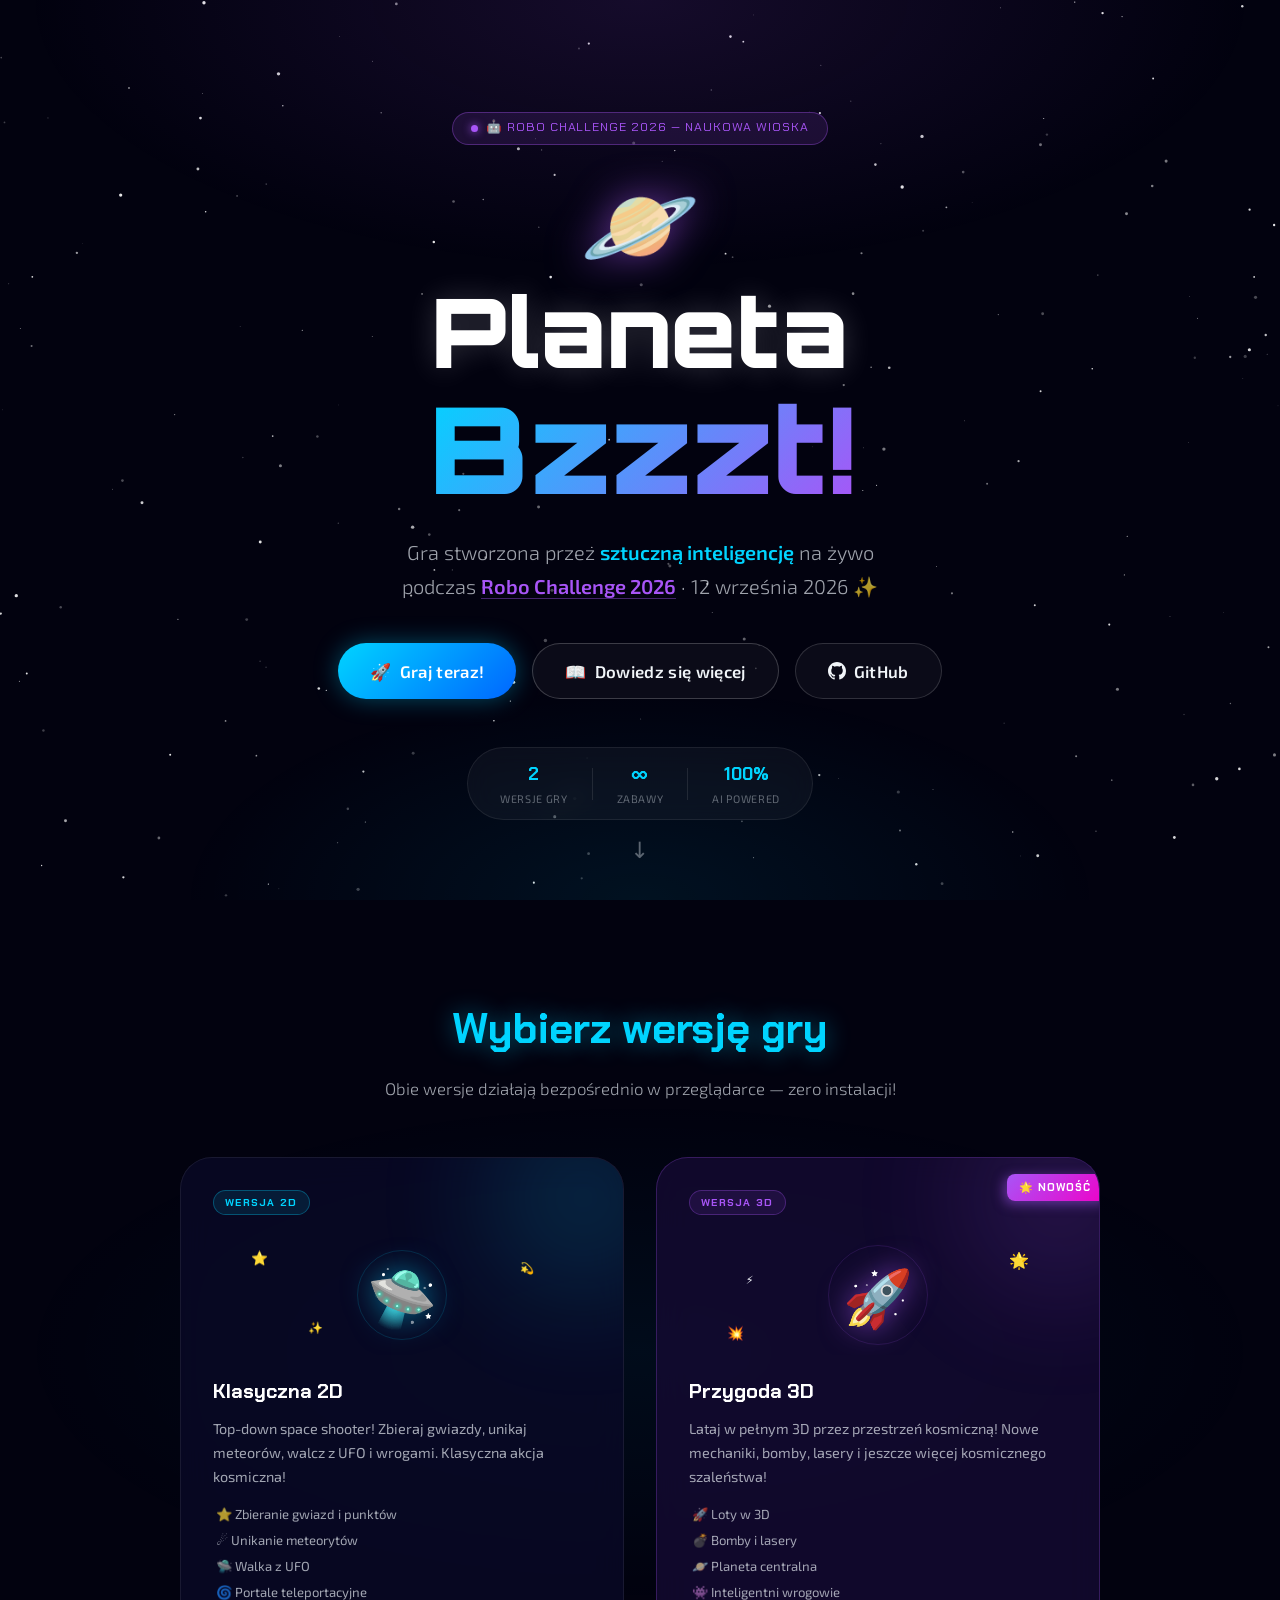
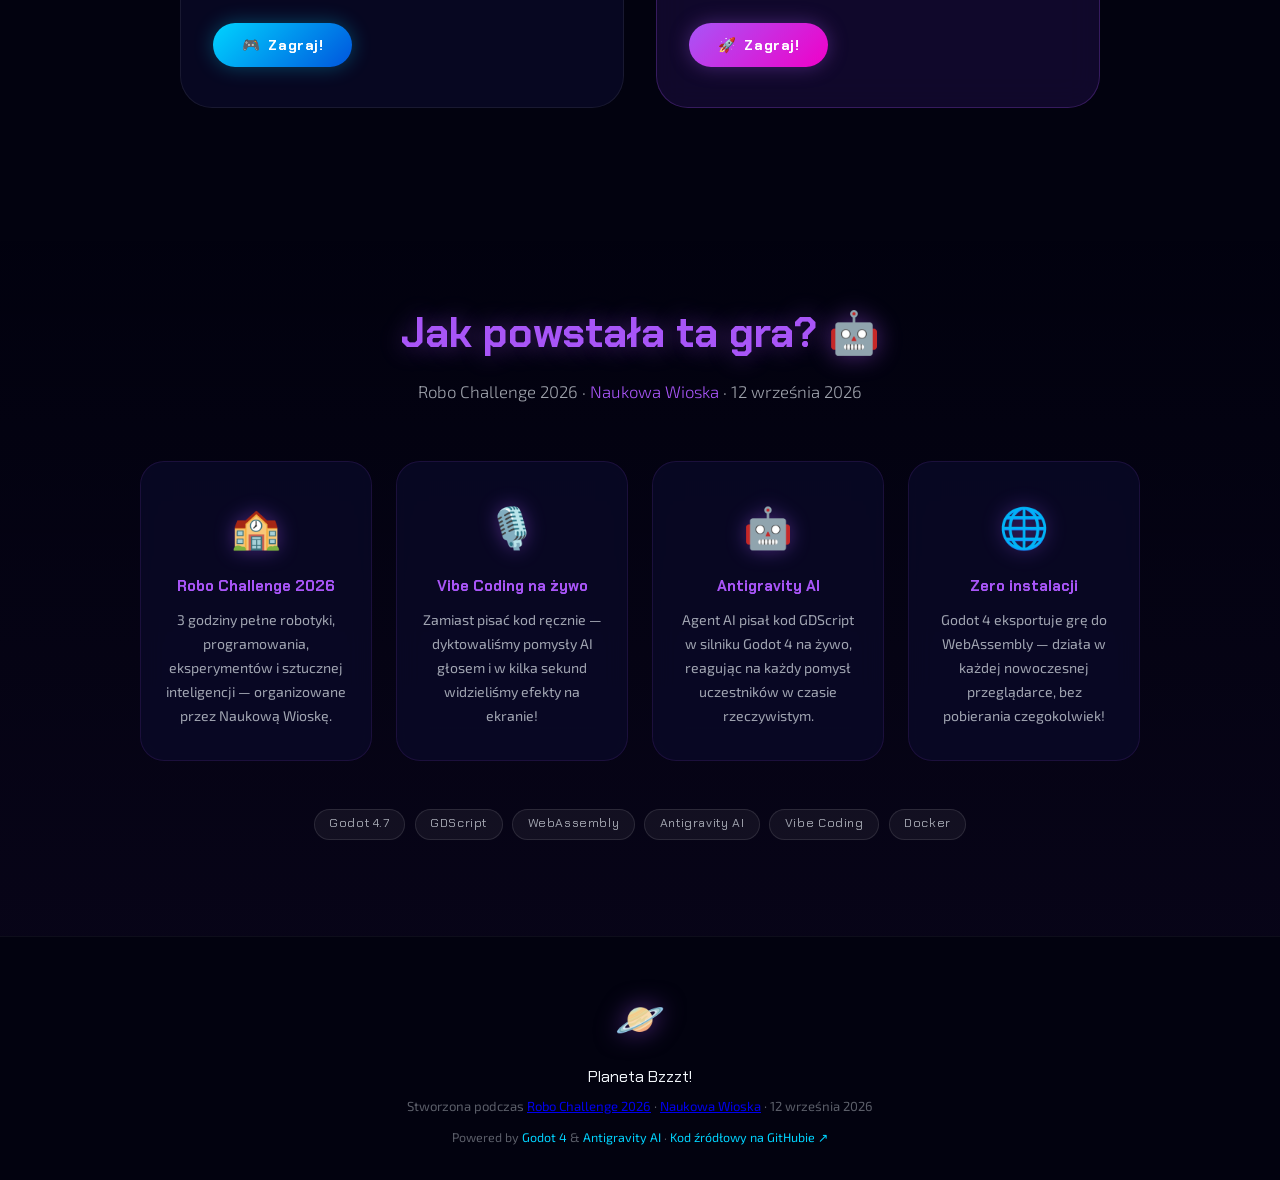
<file: landing/index.html>
<!DOCTYPE html>
<html lang="pl">
<head>
    <meta charset="UTF-8">
    <meta name="viewport" content="width=device-width, initial-scale=1.0">
    <title>Planeta Bzzzt! 🪐</title>
    <meta name="description" content="Gra kosmiczna stworzona przez AI podczas Robo Challenge 2026 — Naukowa Wioska, 12 września 2026!">
    <meta property="og:title" content="Planeta Bzzzt! 🪐 — Robo Challenge 2026">
    <meta property="og:description" content="Gra stworzona przez AI podczas Robo Challenge 2026 organizowanego przez Naukową Wioskę. Graj teraz w przeglądarce — zero instalacji!"
    <link rel="icon" href="data:image/svg+xml,<svg xmlns='http://www.w3.org/2000/svg' viewBox='0 0 100 100'><text y='.9em' font-size='90'>🪐</text></svg>">
    <link rel="preconnect" href="https://fonts.googleapis.com">
    <link rel="preconnect" href="https://fonts.gstatic.com" crossorigin>
    <link href="https://fonts.googleapis.com/css2?family=Chakra+Petch:wght@500;700&family=Exo+2:ital,wght@0,400;0,600;0,700;0,800;1,400&family=Orbitron:wght@700;900&display=swap&subset=latin,latin-ext" rel="stylesheet">
    <link rel="stylesheet" href="style.css">
</head>
<body>

    <!-- Animated starfield canvas -->
    <canvas id="stars-canvas" aria-hidden="true"></canvas>

    <!-- ═══════════════════════════════════════
         HERO SECTION
    ═══════════════════════════════════════ -->
    <section class="hero" aria-label="Strona główna">
        <div class="hero-content">
            <div class="badge">
                <span class="badge-dot"></span>
                🤖 Robo Challenge 2026 — Naukowa Wioska
            </div>

            <h1 class="hero-title">
                <span class="planet-anim" aria-hidden="true">🪐</span>
                <span class="title-planet">Planeta</span>
                <span class="title-bzzzt">Bzzzt!</span>
            </h1>

            <p class="hero-subtitle">
                Gra stworzona przez <strong>sztuczną inteligencję</strong> na żywo<br>
                podczas <a href="https://www.facebook.com/naukowawioska.official/posts/1835639101798852" target="_blank" rel="noopener" class="hero-event-link">Robo Challenge 2026</a> · 12 września 2026 ✨
            </p>

            <div class="hero-ctas">
                <a href="#games" class="btn btn-primary">
                    <span>🚀</span> Graj teraz!
                </a>
                <a href="#about" class="btn btn-secondary">
                    <span>📖</span> Dowiedz się więcej
                </a>
                <a href="https://github.com/mjasin/planeta-bzzzt/tree/prototype-3d" target="_blank" rel="noopener" class="btn btn-github">
                    <svg class="github-icon" viewBox="0 0 24 24" width="18" height="18" fill="currentColor" aria-hidden="true"><path d="M12 0C5.37 0 0 5.37 0 12c0 5.31 3.435 9.795 8.205 11.385.6.105.825-.255.825-.57 0-.285-.015-1.23-.015-2.235-3.015.555-3.795-.735-4.035-1.41-.135-.345-.72-1.41-1.23-1.695-.42-.225-1.02-.78-.015-.795.945-.015 1.62.87 1.845 1.23 1.08 1.815 2.805 1.305 3.495.99.105-.78.42-1.305.765-1.605-2.67-.3-5.46-1.335-5.46-5.925 0-1.305.465-2.385 1.23-3.225-.12-.3-.54-1.53.12-3.18 0 0 1.005-.315 3.3 1.23.96-.27 1.98-.405 3-.405s2.04.135 3 .405c2.295-1.56 3.3-1.23 3.3-1.23.66 1.65.24 2.88.12 3.18.765.84 1.23 1.905 1.23 3.225 0 4.605-2.805 5.625-5.475 5.925.435.375.81 1.095.81 2.22 0 1.605-.015 2.895-.015 3.3 0 .315.225.69.825.57A12.02 12.02 0 0024 12c0-6.63-5.37-12-12-12z"/></svg>
                    GitHub
                </a>
            </div>

            <!-- Stats bar -->
            <div class="stats-bar" aria-label="Statystyki gry">
                <div class="stat">
                    <span class="stat-value">2</span>
                    <span class="stat-label">wersje gry</span>
                </div>
                <div class="stat-divider" aria-hidden="true"></div>
                <div class="stat">
                    <span class="stat-value">∞</span>
                    <span class="stat-label">zabawy</span>
                </div>
                <div class="stat-divider" aria-hidden="true"></div>
                <div class="stat">
                    <span class="stat-value">100%</span>
                    <span class="stat-label">AI powered</span>
                </div>
            </div>
        </div>

        <div class="hero-scroll-hint" aria-hidden="true">
            <span>↓</span>
        </div>
    </section>

    <!-- ═══════════════════════════════════════
         GAMES SECTION
    ═══════════════════════════════════════ -->
    <section id="games" class="games-section" aria-labelledby="games-heading">
        <div class="section-header">
            <h2 id="games-heading" class="section-title">Wybierz wersję gry</h2>
            <p class="section-subtitle">Obie wersje działają bezpośrednio w przeglądarce — zero instalacji!</p>
        </div>

        <div class="games-grid">

            <!-- 2D Card -->
            <article class="game-card" onclick="openGame('2d')" role="button" tabindex="0"
                     aria-label="Zagraj w wersję 2D - Planeta Bzzzt"
                     onkeydown="if(event.key==='Enter'||event.key===' ')openGame('2d')">
                <div class="card-glow card-glow-blue" aria-hidden="true"></div>
                <div class="card-tag card-tag-blue">WERSJA 2D</div>

                <div class="card-visual" aria-hidden="true">
                    <div class="card-planet card-planet-2d">🛸</div>
                    <div class="card-orbit card-orbit-2d"></div>
                    <div class="card-star card-star-1">⭐</div>
                    <div class="card-star card-star-2">💫</div>
                    <div class="card-star card-star-3">✨</div>
                </div>

                <div class="card-body">
                    <h3 class="card-title">Klasyczna 2D</h3>
                    <p class="card-desc">
                        Top-down space shooter! Zbieraj gwiazdy, unikaj meteorów,
                        walcz z UFO i wrogami. Klasyczna akcja kosmiczna!
                    </p>
                    <ul class="card-features" aria-label="Funkcje gry 2D">
                        <li>⭐ Zbieranie gwiazd i punktów</li>
                        <li>☄️ Unikanie meteorytów</li>
                        <li>🛸 Walka z UFO</li>
                        <li>🌀 Portale teleportacyjne</li>
                    </ul>
                </div>

                <button class="play-btn play-btn-blue" onclick="openGame('2d'); event.stopPropagation()">
                    <span>🎮</span> Zagraj!
                </button>
            </article>

            <!-- 3D Card -->
            <article class="game-card game-card-featured" onclick="openGame('3d')" role="button" tabindex="0"
                     aria-label="Zagraj w wersję 3D - Planeta Bzzzt (Polecane)"
                     onkeydown="if(event.key==='Enter'||event.key===' ')openGame('3d')">
                <div class="card-glow card-glow-purple" aria-hidden="true"></div>
                <div class="card-featured-ribbon" aria-label="Nowe">🌟 NOWOŚĆ</div>
                <div class="card-tag card-tag-purple">WERSJA 3D</div>

                <div class="card-visual" aria-hidden="true">
                    <div class="card-planet card-planet-3d">🚀</div>
                    <div class="card-orbit card-orbit-3d"></div>
                    <div class="card-star card-star-4">🌟</div>
                    <div class="card-star card-star-5">💥</div>
                    <div class="card-star card-star-6">⚡</div>
                </div>

                <div class="card-body">
                    <h3 class="card-title">Przygoda 3D</h3>
                    <p class="card-desc">
                        Lataj w pełnym 3D przez przestrzeń kosmiczną! Nowe mechaniki,
                        bomby, lasery i jeszcze więcej kosmicznego szaleństwa!
                    </p>
                    <ul class="card-features" aria-label="Funkcje gry 3D">
                        <li>🚀 Loty w 3D</li>
                        <li>💣 Bomby i lasery</li>
                        <li>🪐 Planeta centralna</li>
                        <li>👾 Inteligentni wrogowie</li>
                    </ul>
                </div>

                <button class="play-btn play-btn-purple" onclick="openGame('3d'); event.stopPropagation()">
                    <span>🚀</span> Zagraj!
                </button>
            </article>

        </div>
    </section>

    <!-- ═══════════════════════════════════════
         HOW IT WAS MADE
    ═══════════════════════════════════════ -->
    <section id="about" class="about-section" aria-labelledby="about-heading">
        <div class="about-content">
            <div class="section-header">
                <h2 id="about-heading" class="section-title section-title-purple">Jak powstała ta gra? 🤖</h2>
                <p class="section-subtitle">
                    Robo Challenge 2026 · <a href="https://www.facebook.com/naukowawioska.official" target="_blank" rel="noopener" style="color:var(--neon-purple);text-decoration:none;">Naukowa Wioska</a> · 12 września 2026
                </p>
            </div>

            <div class="about-grid">
                <div class="about-card">
                    <div class="about-icon" aria-hidden="true">🏫</div>
                    <h3>Robo Challenge 2026</h3>
                    <p>3 godziny pełne robotyki, programowania, eksperymentów i sztucznej inteligencji — organizowane przez Naukową Wioskę.</p>
                </div>
                <div class="about-card">
                    <div class="about-icon" aria-hidden="true">🎙️</div>
                    <h3>Vibe Coding na żywo</h3>
                    <p>Zamiast pisać kod ręcznie — dyktowaliśmy pomysły AI głosem i w kilka sekund widzieliśmy efekty na ekranie!</p>
                </div>
                <div class="about-card">
                    <div class="about-icon" aria-hidden="true">🤖</div>
                    <h3>Antigravity AI</h3>
                    <p>Agent AI pisał kod GDScript w silniku Godot 4 na żywo, reagując na każdy pomysł uczestników w czasie rzeczywistym.</p>
                </div>
                <div class="about-card">
                    <div class="about-icon" aria-hidden="true">🌐</div>
                    <h3>Zero instalacji</h3>
                    <p>Godot 4 eksportuje grę do WebAssembly — działa w każdej nowoczesnej przeglądarce, bez pobierania czegokolwiek!</p>
                </div>
            </div>

            <!-- Tech stack -->
            <div class="tech-stack" aria-label="Użyte technologie">
                <span class="tech-badge">Godot 4.7</span>
                <span class="tech-badge">GDScript</span>
                <span class="tech-badge">WebAssembly</span>
                <span class="tech-badge">Antigravity AI</span>
                <span class="tech-badge">Vibe Coding</span>
                <span class="tech-badge">Docker</span>
            </div>
        </div>
    </section>

    <!-- ═══════════════════════════════════════
         FOOTER
    ═══════════════════════════════════════ -->
    <footer class="site-footer" aria-label="Stopka strony">
        <div class="footer-content">
            <div class="footer-logo" aria-hidden="true">🪐</div>
            <p class="footer-title">Planeta Bzzzt!</p>
            <p class="footer-sub">
                Stworzona podczas
                <a href="https://www.facebook.com/naukowawioska.official/posts/1835639101798852" target="_blank" rel="noopener">Robo Challenge 2026</a>
                &middot; <a href="https://www.facebook.com/naukowawioska.official" target="_blank" rel="noopener">Naukowa Wioska</a>
                &middot; 12 września 2026
            </p>
            <p class="footer-powered">
                Powered by <a href="https://godotengine.org" target="_blank" rel="noopener">Godot 4</a>
                &amp; <a href="https://gemini.google.com" target="_blank" rel="noopener">Antigravity AI</a>
                &middot; <a href="https://github.com/mjasin/planeta-bzzzt/tree/prototype-3d" target="_blank" rel="noopener">Kod źródłowy na GitHubie ↗</a>
            </p>
        </div>
    </footer>

    <!-- ═══════════════════════════════════════
         GAME MODAL
    ═══════════════════════════════════════ -->
    <div id="game-modal" class="modal" role="dialog" aria-modal="true" aria-label="Okno gry">
        <div class="modal-backdrop" onclick="closeGame()" aria-hidden="true"></div>

        <div class="modal-window">
            <!-- Modal header -->
            <div class="modal-header">
                <div class="modal-title-bar">
                    <span class="modal-dot modal-dot-red" aria-hidden="true"></span>
                    <span class="modal-dot modal-dot-yellow" aria-hidden="true"></span>
                    <span class="modal-dot modal-dot-green" aria-hidden="true"></span>
                    <span id="modal-game-title" class="modal-game-name">Planeta Bzzzt!</span>
                </div>
                <div class="modal-controls">
                    <button class="modal-fullscreen-btn" onclick="toggleFullscreen()" aria-label="Pełny ekran" title="Pełny ekran">
                        ⛶
                    </button>
                    <button class="modal-close-btn" onclick="closeGame()" aria-label="Zamknij grę">
                        ✕ Zamknij
                    </button>
                </div>
            </div>

            <!-- Game area -->
            <div class="modal-game-area" id="modal-game-area">
                <!-- Loading overlay -->
                <div class="game-loader" id="game-loader" aria-live="polite" aria-label="Ładowanie gry">
                    <div class="loader-rocket" aria-hidden="true">🚀</div>
                    <p class="loader-text">Ładowanie gry…</p>
                    <div class="loader-bar" aria-hidden="true">
                        <div class="loader-bar-fill"></div>
                    </div>
                    <p class="loader-hint">WebAssembly — pierwsze uruchomienie może chwilę potrwać ⏳</p>
                </div>

                <!-- Game iframe -->
                <iframe
                    id="game-frame"
                    title="Planeta Bzzzt! — gra"
                    allow="autoplay; fullscreen; gamepad"
                ></iframe>
            </div>
        </div>
    </div>

    <script>
    // ─────────────────────────────────────────
    // STARFIELD CANVAS
    // ─────────────────────────────────────────
    (function () {
        const canvas = document.getElementById('stars-canvas');
        const ctx = canvas.getContext('2d');
        let stars = [];

        function resize() {
            canvas.width  = window.innerWidth;
            canvas.height = window.innerHeight;
        }

        function initStars(n = 220) {
            stars = Array.from({ length: n }, () => ({
                x:       Math.random() * canvas.width,
                y:       Math.random() * canvas.height,
                r:       Math.random() * 1.4 + 0.3,
                alpha:   Math.random(),
                phase:   Math.random() * Math.PI * 2,
                speed:   Math.random() * 0.015 + 0.005,
                drift:   (Math.random() - 0.5) * 0.06,
            }));
        }

        function draw() {
            ctx.clearRect(0, 0, canvas.width, canvas.height);
            const now = performance.now() * 0.001;
            stars.forEach(s => {
                s.alpha = 0.25 + 0.75 * (0.5 + 0.5 * Math.sin(now * s.speed * 6 + s.phase));
                s.x = (s.x + s.drift + canvas.width) % canvas.width;
                ctx.globalAlpha = s.alpha;
                ctx.fillStyle = '#fff';
                ctx.beginPath();
                ctx.arc(s.x, s.y, s.r, 0, Math.PI * 2);
                ctx.fill();
            });
            ctx.globalAlpha = 1;
            requestAnimationFrame(draw);
        }

        window.addEventListener('resize', () => { resize(); initStars(); });
        resize();
        initStars();
        draw();
    })();

    // ─────────────────────────────────────────
    // GAME MODAL
    // ─────────────────────────────────────────
    const GAME_NAMES = {
        '2d': '🛸 Planeta Bzzzt! — Wersja 2D',
        '3d': '🚀 Planeta Bzzzt! — Wersja 3D',
    };

    const frame  = document.getElementById('game-frame');
    const modal  = document.getElementById('game-modal');
    const loader = document.getElementById('game-loader');

    // Detect touch/mobile: coarse pointer, touch points, or mobile user agent
    function isTouchDevice() {
        return (
            (window.matchMedia && window.matchMedia('(hover: none) and (pointer: coarse)').matches) ||
            (navigator.maxTouchPoints && navigator.maxTouchPoints > 0) ||
            ('ontouchstart' in window) ||
            /iPhone|iPad|iPod|Android/i.test(navigator.userAgent)
        );
    }

    // Wire up load event — not inline, so function is always defined first
    frame.addEventListener('load', function () {
        if (!frame.src || frame.src === 'about:blank' || frame.src === window.location.href) return;
        loader.style.display = 'none';
        frame.style.opacity  = '1';
    });

    function openGame(version) {
        // On mobile: open directly in new tab — best UX for Godot touch input
        if (isTouchDevice()) {
            window.open(`/game/${version}/index.html`, '_blank', 'noopener');
            return;
        }

        // Desktop: iframe modal
        const title = document.getElementById('modal-game-title');
        title.textContent    = GAME_NAMES[version] || 'Planeta Bzzzt!';
        loader.style.display = 'flex';
        frame.style.opacity  = '0';
        frame.src            = `/game/${version}/index.html`;

        modal.classList.add('active');
        document.body.style.overflow = 'hidden';
        modal.focus();
    }

    function closeGame() {
        modal.classList.remove('active');
        setTimeout(() => {
            frame.src = 'about:blank';
            loader.style.display = 'flex';
            frame.style.opacity  = '0';
        }, 300);
        document.body.style.overflow = '';
    }

    function toggleFullscreen() {
        const area = document.getElementById('modal-game-area');
        if (!document.fullscreenElement) {
            area.requestFullscreen().catch(err => console.warn('Fullscreen:', err));
        } else {
            document.exitFullscreen();
        }
    }

    // Expose to inline onclick handlers in HTML
    window.openGame         = openGame;
    window.closeGame        = closeGame;
    window.toggleFullscreen = toggleFullscreen;

    // Close on Escape
    document.addEventListener('keydown', e => {
        if (e.key === 'Escape') closeGame();
    });

    // Update play button labels on mobile
    if (isTouchDevice()) {
        document.querySelectorAll('.play-btn').forEach(btn => {
            btn.innerHTML = btn.innerHTML.replace('Zagraj!', 'Zagraj! 🔗');
            btn.setAttribute('title', 'Otworzy grę w nowej karcie');
        });
    }


    // Smooth scroll for anchor links
    document.querySelectorAll('a[href^="#"]').forEach(a => {
        a.addEventListener('click', e => {
            e.preventDefault();
            const target = document.querySelector(a.getAttribute('href'));
            if (target) target.scrollIntoView({ behavior: 'smooth' });
        });
    });
    </script>
</body>
</html>
</file>
<file: landing/style.css>
/* ═══════════════════════════════════════════════
   PLANETA BZZZT! — Landing Page Styles
   Space theme: dark cosmos + neon accents
   ═══════════════════════════════════════════════ */

/* ── Custom Properties ─────────────────────── */
:root {
    --space-black:  #02020f;
    --space-deep:   #07071a;
    --space-mid:    #0d0d2b;
    --space-light:  #12123a;

    --neon-blue:    #00d4ff;
    --neon-purple:  #a855f7;
    --neon-pink:    #f000c8;
    --neon-green:   #39ff14;
    --neon-yellow:  #ffea00;

    --text-primary:   #f1f5f9;
    --text-secondary: rgba(226, 232, 240, 0.7);
    --text-muted:     rgba(226, 232, 240, 0.4);

    --card-bg:     rgba(10, 10, 40, 0.75);
    --card-border: rgba(255, 255, 255, 0.07);

    --radius-sm:  0.5rem;
    --radius-md:  1rem;
    --radius-lg:  1.5rem;
    --radius-xl:  2rem;
    --radius-full: 999px;

    --transition-fast: 0.18s ease;
    --transition-mid:  0.3s ease;
    --transition-slow: 0.5s ease;

    /* Chakra Petch & Exo 2 offer futuristic sci-fi aesthetic with full Polish character support (ę, ą, ś, ć, ż, ź, ń, ó, ł) */
    --font-display: 'Chakra Petch', 'Orbitron', system-ui, sans-serif;
    --font-body:    'Exo 2', system-ui, -apple-system, sans-serif;
}

/* ── Reset & Base ───────────────────────────── */
*, *::before, *::after {
    margin: 0;
    padding: 0;
    box-sizing: border-box;
}

html {
    scroll-behavior: smooth;
    font-size: 16px;
}

body {
    font-family: var(--font-body);
    background: var(--space-black);
    color: var(--text-primary);
    overflow-x: hidden;
    line-height: 1.6;
}

/* ── Starfield Canvas ───────────────────────── */
#stars-canvas {
    position: fixed;
    inset: 0;
    z-index: 0;
    pointer-events: none;
    opacity: 0.9;
}

/* ── Section Shared Styles ──────────────────── */
section {
    position: relative;
    z-index: 1;
}

.section-header {
    text-align: center;
    margin-bottom: 3.5rem;
}

.section-title {
    font-family: var(--font-display);
    font-size: clamp(1.6rem, 4vw, 2.6rem);
    font-weight: 700;
    color: var(--neon-blue);
    text-shadow: 0 0 25px rgba(0, 212, 255, 0.45);
    margin-bottom: 0.75rem;
}

.section-title-purple {
    color: var(--neon-purple);
    text-shadow: 0 0 25px rgba(168, 85, 247, 0.45);
}

.section-subtitle {
    font-size: 1.05rem;
    color: var(--text-secondary);
    font-weight: 300;
}

/* ── Buttons ────────────────────────────────── */
.btn {
    display: inline-flex;
    align-items: center;
    gap: 0.5rem;
    padding: 0.85rem 2rem;
    border-radius: var(--radius-full);
    font-family: var(--font-body);
    font-size: 1.05rem;
    font-weight: 600;
    letter-spacing: 0.02em;
    text-decoration: none;
    transition: all var(--transition-mid);
    cursor: pointer;
    border: none;
    white-space: nowrap;
}

.btn-primary {
    background: linear-gradient(135deg, var(--neon-blue), #0066ff);
    color: #fff;
    box-shadow: 0 0 25px rgba(0, 212, 255, 0.35);
}
.btn-primary:hover,
.btn-primary:focus-visible {
    transform: translateY(-3px) scale(1.04);
    box-shadow: 0 0 45px rgba(0, 212, 255, 0.6);
    outline: none;
}

.btn-secondary {
    background: rgba(255, 255, 255, 0.04);
    color: var(--text-primary);
    border: 1px solid rgba(255, 255, 255, 0.2);
}
.btn-secondary:hover,
.btn-secondary:focus-visible {
    border-color: rgba(255, 255, 255, 0.6);
    background: rgba(255, 255, 255, 0.1);
    transform: translateY(-2px);
    outline: none;
}

.btn-github {
    background: rgba(255, 255, 255, 0.04);
    color: var(--text-primary);
    border: 1px solid rgba(255, 255, 255, 0.15);
}
.btn-github:hover,
.btn-github:focus-visible {
    border-color: var(--neon-purple);
    background: rgba(168, 85, 247, 0.15);
    color: #fff;
    transform: translateY(-2px);
    box-shadow: 0 0 20px rgba(168, 85, 247, 0.3);
    outline: none;
}
.github-icon {
    flex-shrink: 0;
}

/* ════════════════════════════════════════════
   HERO SECTION
   ════════════════════════════════════════════ */
.hero {
    min-height: 100vh;
    display: flex;
    flex-direction: column;
    align-items: center;
    justify-content: center;
    text-align: center;
    padding: 6rem 1.5rem 4rem;
    background:
        radial-gradient(ellipse 80% 50% at 50% 0%,   rgba(168, 85, 247, 0.12) 0%, transparent 60%),
        radial-gradient(ellipse 60% 40% at 50% 100%, rgba(0, 212, 255, 0.08)  0%, transparent 60%);
}

.hero-content {
    max-width: 760px;
    width: 100%;
}

/* Badge */
.badge {
    display: inline-flex;
    align-items: center;
    gap: 0.5rem;
    background: rgba(168, 85, 247, 0.12);
    border: 1px solid rgba(168, 85, 247, 0.35);
    color: var(--neon-purple);
    padding: 0.35rem 1.1rem;
    border-radius: var(--radius-full);
    font-size: 0.78rem;
    font-family: var(--font-display);
    letter-spacing: 0.08em;
    text-transform: uppercase;
    margin-bottom: 2rem;
}

.badge-dot {
    width: 7px;
    height: 7px;
    border-radius: 50%;
    background: var(--neon-purple);
    box-shadow: 0 0 8px var(--neon-purple);
    animation: pulse-dot 1.8s ease-in-out infinite;
}

@keyframes pulse-dot {
    0%, 100% { opacity: 1; transform: scale(1); }
    50%       { opacity: 0.4; transform: scale(0.7); }
}

/* Hero Title */
.hero-title {
    font-family: var(--font-display);
    font-weight: 900;
    line-height: 1.05;
    margin-bottom: 1.5rem;
    display: flex;
    flex-direction: column;
    align-items: center;
    gap: 0.2rem;
}

.planet-anim {
    font-size: clamp(3.5rem, 10vw, 6rem);
    display: block;
    animation: float 3.5s ease-in-out infinite;
    filter: drop-shadow(0 0 20px rgba(168, 85, 247, 0.6));
}

@keyframes float {
    0%, 100% { transform: translateY(0)     rotate(-5deg); }
    50%       { transform: translateY(-18px) rotate(5deg);  }
}

.title-planet {
    font-family: 'Orbitron', var(--font-display);
    font-size: clamp(2.8rem, 9vw, 6rem);
    color: #fff;
    text-shadow: 0 0 30px rgba(255, 255, 255, 0.2);
}

.title-bzzzt {
    font-family: 'Orbitron', var(--font-display);
    font-size: clamp(3.2rem, 11vw, 7.5rem);
    background: linear-gradient(135deg, var(--neon-blue) 0%, var(--neon-purple) 50%, var(--neon-pink) 100%);
    -webkit-background-clip: text;
    -webkit-text-fill-color: transparent;
    background-clip: text;
    animation: glow-text 2.5s ease-in-out infinite alternate;
    background-size: 200% 200%;
    animation: gradient-shift 3s ease infinite alternate, glow-text 2.5s ease-in-out infinite;
}

@keyframes gradient-shift {
    0%   { background-position: 0% 50%; }
    100% { background-position: 100% 50%; }
}

@keyframes glow-text {
    0%   { filter: drop-shadow(0 0 15px rgba(168, 85, 247, 0.7)); }
    50%  { filter: drop-shadow(0 0 35px rgba(0, 212, 255, 0.9)); }
    100% { filter: drop-shadow(0 0 20px rgba(240, 0, 200, 0.8)); }
}

/* Hero Subtitle */
.hero-subtitle {
    font-size: clamp(1rem, 2.5vw, 1.25rem);
    color: var(--text-secondary);
    margin-bottom: 2.5rem;
    font-weight: 300;
    line-height: 1.7;
}

.hero-subtitle strong {
    color: var(--neon-blue);
    font-weight: 600;
}

.hero-event-link {
    color: var(--neon-purple);
    font-weight: 600;
    text-decoration: none;
    border-bottom: 1px solid rgba(168, 85, 247, 0.4);
    transition: color var(--transition-fast), border-color var(--transition-fast);
}
.hero-event-link:hover {
    color: #fff;
    border-color: rgba(255, 255, 255, 0.6);
}

/* CTAs */
.hero-ctas {
    display: flex;
    gap: 1rem;
    justify-content: center;
    flex-wrap: wrap;
    margin-bottom: 3rem;
}

/* Stats Bar */
.stats-bar {
    display: inline-flex;
    align-items: center;
    gap: 1.5rem;
    background: rgba(255, 255, 255, 0.04);
    border: 1px solid rgba(255, 255, 255, 0.08);
    border-radius: var(--radius-full);
    padding: 0.75rem 2rem;
    backdrop-filter: blur(12px);
}

.stat {
    display: flex;
    flex-direction: column;
    align-items: center;
    gap: 0.1rem;
}

.stat-value {
    font-family: var(--font-display);
    font-size: 1.1rem;
    font-weight: 700;
    color: var(--neon-blue);
}

.stat-label {
    font-size: 0.68rem;
    color: var(--text-muted);
    text-transform: uppercase;
    letter-spacing: 0.06em;
}

.stat-divider {
    width: 1px;
    height: 2rem;
    background: rgba(255, 255, 255, 0.1);
}

/* Scroll hint */
.hero-scroll-hint {
    position: absolute;
    bottom: 2rem;
    left: 50%;
    transform: translateX(-50%);
    font-size: 1.4rem;
    color: var(--text-muted);
    animation: bounce-down 2s ease-in-out infinite;
    cursor: pointer;
}

@keyframes bounce-down {
    0%, 100% { transform: translateX(-50%) translateY(0);   }
    50%       { transform: translateX(-50%) translateY(8px); }
}

/* ════════════════════════════════════════════
   GAMES SECTION
   ════════════════════════════════════════════ */
.games-section {
    padding: 6rem 1.5rem;
    background:
        radial-gradient(ellipse 70% 40% at 50% 50%, rgba(0, 212, 255, 0.05) 0%, transparent 70%);
}

.games-grid {
    display: grid;
    grid-template-columns: repeat(auto-fit, minmax(320px, 1fr));
    gap: 2rem;
    max-width: 920px;
    margin: 0 auto;
}

/* ── Game Card ──────────────────────────────── */
.game-card {
    position: relative;
    background: var(--card-bg);
    border: 1px solid var(--card-border);
    border-radius: var(--radius-xl);
    padding: 2rem 2rem 2.5rem;
    cursor: pointer;
    transition: transform var(--transition-mid), box-shadow var(--transition-mid), border-color var(--transition-mid);
    backdrop-filter: blur(16px);
    overflow: hidden;
    display: flex;
    flex-direction: column;
    gap: 1.25rem;
    outline: none;
}

.game-card:hover,
.game-card:focus-visible {
    transform: translateY(-10px);
}

.game-card:focus-visible {
    outline: 2px solid var(--neon-blue);
    outline-offset: 3px;
}

/* Glow blob behind card */
.card-glow {
    position: absolute;
    width: 200px;
    height: 200px;
    border-radius: 50%;
    top: -60px;
    right: -60px;
    filter: blur(60px);
    opacity: 0.15;
    transition: opacity var(--transition-mid);
    pointer-events: none;
}
.game-card:hover .card-glow { opacity: 0.3; }

.card-glow-blue   { background: var(--neon-blue); }
.card-glow-purple { background: var(--neon-purple); }

/* Card hover: blue */
.game-card:not(.game-card-featured):hover {
    border-color: rgba(0, 212, 255, 0.4);
    box-shadow: 0 24px 60px rgba(0, 212, 255, 0.15);
}

/* Featured card (3D) */
.game-card-featured {
    border-color: rgba(168, 85, 247, 0.25);
    background: rgba(20, 10, 50, 0.8);
}
.game-card-featured:hover,
.game-card-featured:focus-visible {
    border-color: rgba(168, 85, 247, 0.55);
    box-shadow: 0 24px 60px rgba(168, 85, 247, 0.2);
}

/* Featured ribbon */
.card-featured-ribbon {
    position: absolute;
    top: 1rem;
    right: -0.5rem;
    background: linear-gradient(135deg, var(--neon-purple), var(--neon-pink));
    color: #fff;
    font-size: 0.68rem;
    font-family: var(--font-display);
    font-weight: 700;
    letter-spacing: 0.08em;
    padding: 0.3rem 1rem 0.3rem 0.75rem;
    border-radius: var(--radius-sm) 0 0 var(--radius-sm);
    box-shadow: -3px 3px 12px rgba(168, 85, 247, 0.5);
}

/* Card tag */
.card-tag {
    display: inline-block;
    font-family: var(--font-display);
    font-size: 0.65rem;
    letter-spacing: 0.12em;
    padding: 0.2rem 0.7rem;
    border-radius: var(--radius-full);
    font-weight: 700;
    align-self: flex-start;
}
.card-tag-blue {
    background: rgba(0, 212, 255, 0.1);
    border: 1px solid rgba(0, 212, 255, 0.3);
    color: var(--neon-blue);
}
.card-tag-purple {
    background: rgba(168, 85, 247, 0.1);
    border: 1px solid rgba(168, 85, 247, 0.3);
    color: var(--neon-purple);
}

/* Card visual / preview area */
.card-visual {
    position: relative;
    height: 120px;
    display: flex;
    align-items: center;
    justify-content: center;
    overflow: hidden;
}

.card-planet {
    font-size: 3.5rem;
    position: relative;
    z-index: 2;
    animation: float 3s ease-in-out infinite;
    filter: drop-shadow(0 0 15px rgba(0, 212, 255, 0.5));
}
.card-planet-2d { animation-delay: 0s; }
.card-planet-3d { animation-delay: -1.5s; filter: drop-shadow(0 0 15px rgba(168, 85, 247, 0.6)); }

.card-orbit {
    position: absolute;
    border-radius: 50%;
    border: 1px solid;
    opacity: 0.15;
}
.card-orbit-2d {
    width: 90px; height: 90px;
    border-color: var(--neon-blue);
    animation: spin 8s linear infinite;
}
.card-orbit-3d {
    width: 100px; height: 100px;
    border-color: var(--neon-purple);
    animation: spin 6s linear infinite reverse;
}

@keyframes spin {
    from { transform: rotate(0deg); }
    to   { transform: rotate(360deg); }
}

.card-star {
    position: absolute;
    font-size: 1rem;
    animation: twinkle 2s ease-in-out infinite;
}
.card-star-1 { top: 10%; left: 10%; animation-delay: 0s;    font-size: 0.85rem; }
.card-star-2 { top: 20%; right: 15%; animation-delay: 0.4s; font-size: 0.7rem;  }
.card-star-3 { bottom: 15%; left: 25%; animation-delay: 0.8s; font-size: 0.75rem; }
.card-star-4 { top: 10%; right: 10%; animation-delay: 0.2s; }
.card-star-5 { bottom: 10%; left: 10%; animation-delay: 0.6s; font-size: 0.85rem; }
.card-star-6 { top: 30%; left: 15%; animation-delay: 1s;    font-size: 0.7rem;  }

@keyframes twinkle {
    0%, 100% { opacity: 0.8; transform: scale(1); }
    50%       { opacity: 0.2; transform: scale(0.7); }
}

/* Card body */
.card-body { flex: 1; }

.card-title {
    font-family: var(--font-display);
    font-size: 1.25rem;
    font-weight: 700;
    color: #fff;
    margin-bottom: 0.6rem;
}

.card-desc {
    font-size: 0.9rem;
    color: var(--text-secondary);
    line-height: 1.65;
    margin-bottom: 1rem;
}

.card-features {
    list-style: none;
    display: flex;
    flex-direction: column;
    gap: 0.3rem;
}

.card-features li {
    font-size: 0.82rem;
    color: var(--text-secondary);
    padding-left: 0.2rem;
}

/* Play button */
.play-btn {
    display: inline-flex;
    align-items: center;
    gap: 0.5rem;
    padding: 0.8rem 1.8rem;
    border-radius: var(--radius-full);
    font-family: var(--font-display);
    font-size: 0.9rem;
    font-weight: 700;
    letter-spacing: 0.04em;
    border: none;
    cursor: pointer;
    transition: all var(--transition-mid);
    align-self: flex-start;
}

.play-btn-blue {
    background: linear-gradient(135deg, var(--neon-blue), #0055dd);
    color: #fff;
    box-shadow: 0 0 20px rgba(0, 212, 255, 0.3);
}
.play-btn-blue:hover {
    box-shadow: 0 0 35px rgba(0, 212, 255, 0.55);
    transform: scale(1.05);
}

.play-btn-purple {
    background: linear-gradient(135deg, var(--neon-purple), var(--neon-pink));
    color: #fff;
    box-shadow: 0 0 20px rgba(168, 85, 247, 0.35);
}
.play-btn-purple:hover {
    box-shadow: 0 0 35px rgba(168, 85, 247, 0.6);
    transform: scale(1.05);
}

/* ════════════════════════════════════════════
   ABOUT SECTION
   ════════════════════════════════════════════ */
.about-section {
    padding: 6rem 1.5rem;
    background:
        linear-gradient(0deg, rgba(168, 85, 247, 0.04) 0%, transparent 100%);
}

.about-content {
    max-width: 1000px;
    margin: 0 auto;
}

.about-grid {
    display: grid;
    grid-template-columns: repeat(auto-fit, minmax(220px, 1fr));
    gap: 1.5rem;
    margin-bottom: 3rem;
}

.about-card {
    background: var(--card-bg);
    border: 1px solid rgba(168, 85, 247, 0.12);
    border-radius: var(--radius-lg);
    padding: 2rem 1.5rem;
    text-align: center;
    backdrop-filter: blur(12px);
    transition: transform var(--transition-mid), border-color var(--transition-mid);
}

.about-card:hover {
    transform: translateY(-5px);
    border-color: rgba(168, 85, 247, 0.35);
}

.about-icon {
    font-size: 2.5rem;
    display: block;
    margin-bottom: 1rem;
    filter: drop-shadow(0 0 10px rgba(168, 85, 247, 0.4));
}

.about-card h3 {
    font-family: var(--font-display);
    font-size: 0.95rem;
    color: var(--neon-purple);
    margin-bottom: 0.6rem;
}

.about-card p {
    font-size: 0.88rem;
    color: var(--text-secondary);
    line-height: 1.7;
}

/* Tech stack badges */
.tech-stack {
    display: flex;
    flex-wrap: wrap;
    gap: 0.6rem;
    justify-content: center;
}

.tech-badge {
    background: rgba(255, 255, 255, 0.05);
    border: 1px solid rgba(255, 255, 255, 0.1);
    color: var(--text-secondary);
    padding: 0.3rem 0.9rem;
    border-radius: var(--radius-full);
    font-size: 0.78rem;
    font-family: var(--font-display);
    letter-spacing: 0.05em;
    transition: border-color var(--transition-fast), color var(--transition-fast);
}

.tech-badge:hover {
    border-color: rgba(0, 212, 255, 0.4);
    color: var(--neon-blue);
}

/* ════════════════════════════════════════════
   FOOTER
   ════════════════════════════════════════════ */
.site-footer {
    position: relative;
    z-index: 1;
    text-align: center;
    padding: 3rem 1.5rem;
    border-top: 1px solid rgba(255, 255, 255, 0.05);
}

.footer-content {
    display: flex;
    flex-direction: column;
    align-items: center;
    gap: 0.4rem;
}

.footer-logo {
    font-size: 2.5rem;
    animation: float 4s ease-in-out infinite;
    margin-bottom: 0.5rem;
    filter: drop-shadow(0 0 12px rgba(168, 85, 247, 0.5));
}

.footer-title {
    font-family: var(--font-display);
    font-size: 1rem;
    color: var(--text-primary);
}

.footer-sub {
    font-size: 0.82rem;
    color: var(--text-muted);
}

.footer-powered {
    font-size: 0.78rem;
    color: var(--text-muted);
    margin-top: 0.3rem;
}

.footer-powered a {
    color: var(--neon-blue);
    text-decoration: none;
    transition: color var(--transition-fast);
}
.footer-powered a:hover { color: #fff; }

/* ════════════════════════════════════════════
   GAME MODAL
   ════════════════════════════════════════════ */
.modal {
    position: fixed;
    inset: 0;
    z-index: 1000;
    display: flex;
    align-items: center;
    justify-content: center;
    padding: 1rem;
    opacity: 0;
    visibility: hidden;
    transition: opacity var(--transition-mid), visibility var(--transition-mid);
}

.modal.active {
    opacity: 1;
    visibility: visible;
}

.modal-backdrop {
    position: absolute;
    inset: 0;
    background: rgba(2, 2, 15, 0.92);
    backdrop-filter: blur(12px);
}

.modal-window {
    position: relative;
    z-index: 1;
    width: min(96vw, 1440px);
    height: min(94vh, 900px);
    background: var(--space-mid);
    border: 1px solid rgba(0, 212, 255, 0.2);
    border-radius: var(--radius-xl);
    overflow: hidden;
    display: flex;
    flex-direction: column;
    box-shadow:
        0 0 0 1px rgba(0, 212, 255, 0.05),
        0 40px 80px rgba(0, 0, 0, 0.7),
        0 0 60px rgba(0, 212, 255, 0.08);
    transform: scale(0.93) translateY(10px);
    transition: transform var(--transition-mid);
}

.modal.active .modal-window {
    transform: scale(1) translateY(0);
}

/* Modal Header */
.modal-header {
    display: flex;
    align-items: center;
    justify-content: space-between;
    padding: 0.65rem 1.25rem;
    background: rgba(0, 0, 0, 0.5);
    border-bottom: 1px solid rgba(255, 255, 255, 0.06);
    flex-shrink: 0;
}

.modal-title-bar {
    display: flex;
    align-items: center;
    gap: 0.5rem;
}

.modal-dot {
    width: 11px;
    height: 11px;
    border-radius: 50%;
}
.modal-dot-red    { background: #ff5f57; }
.modal-dot-yellow { background: #ffbd2e; }
.modal-dot-green  { background: #28ca41; }

.modal-game-name {
    font-family: var(--font-display);
    font-size: 0.8rem;
    color: var(--neon-blue);
    margin-left: 0.5rem;
    letter-spacing: 0.04em;
}

.modal-controls {
    display: flex;
    gap: 0.5rem;
    align-items: center;
}

.modal-fullscreen-btn {
    background: rgba(255, 255, 255, 0.06);
    border: 1px solid rgba(255, 255, 255, 0.1);
    color: var(--text-secondary);
    padding: 0.35rem 0.65rem;
    border-radius: var(--radius-sm);
    font-size: 0.9rem;
    cursor: pointer;
    transition: all var(--transition-fast);
}
.modal-fullscreen-btn:hover {
    background: rgba(255, 255, 255, 0.12);
    color: #fff;
}

.modal-close-btn {
    background: rgba(255, 0, 110, 0.12);
    border: 1px solid rgba(255, 0, 110, 0.3);
    color: #ff4d8f;
    padding: 0.35rem 0.9rem;
    border-radius: var(--radius-sm);
    font-family: var(--font-display);
    font-size: 0.72rem;
    cursor: pointer;
    transition: all var(--transition-fast);
    letter-spacing: 0.05em;
}
.modal-close-btn:hover {
    background: rgba(255, 0, 110, 0.25);
    box-shadow: 0 0 15px rgba(255, 0, 110, 0.3);
}

/* Game area */
.modal-game-area {
    flex: 1;
    position: relative;
    background: #000;
    overflow: hidden;
}

/* Loading state */
.game-loader {
    position: absolute;
    inset: 0;
    z-index: 10;
    display: flex;
    flex-direction: column;
    align-items: center;
    justify-content: center;
    gap: 1.25rem;
    background: var(--space-deep);
}

.loader-rocket {
    font-size: 4rem;
    animation: rocket-orbit 2.5s ease-in-out infinite;
    filter: drop-shadow(0 0 20px rgba(0, 212, 255, 0.6));
}

@keyframes rocket-orbit {
    0%   { transform: translateY(0) rotate(-30deg) scale(1); }
    25%  { transform: translateY(-20px) rotate(0deg) scale(1.1); }
    50%  { transform: translateY(0) rotate(30deg) scale(1); }
    75%  { transform: translateY(-10px) rotate(0deg) scale(1.05); }
    100% { transform: translateY(0) rotate(-30deg) scale(1); }
}

.loader-text {
    font-family: var(--font-display);
    font-size: 1.1rem;
    color: var(--neon-blue);
    letter-spacing: 0.06em;
}

.loader-bar {
    width: 220px;
    height: 3px;
    background: rgba(0, 212, 255, 0.15);
    border-radius: 2px;
    overflow: hidden;
}

.loader-bar-fill {
    height: 100%;
    background: linear-gradient(90deg, transparent, var(--neon-blue), transparent);
    border-radius: 2px;
    animation: loader-sweep 1.8s ease-in-out infinite;
}

@keyframes loader-sweep {
    0%   { width: 0%;   margin-left: 0;    }
    50%  { width: 100%; margin-left: 0;    }
    100% { width: 0%;   margin-left: 100%; }
}

.loader-hint {
    font-size: 0.78rem;
    color: var(--text-muted);
    max-width: 280px;
    text-align: center;
    line-height: 1.5;
}

/* Game iframe */
#game-frame {
    width: 100%;
    height: 100%;
    border: none;
    display: block;
    transition: opacity var(--transition-mid);
}

/* ════════════════════════════════════════════
   RESPONSIVE & MOBILE
   ════════════════════════════════════════════ */

/* ── Touch targets — min 44×44px per WCAG ── */
.btn,
.play-btn,
.modal-close-btn,
.modal-fullscreen-btn,
.game-card {
    touch-action: manipulation; /* eliminates 300ms tap delay */
}

.btn          { min-height: 44px; }
.play-btn     { min-height: 44px; }

/* ── Fix grid overflow on narrow screens ─── */
.games-grid {
    min-width: 0;
}
.game-card {
    min-width: 0;
    word-wrap: break-word;
}

/* ── Tablet (≤ 768px) ───────────────────── */
@media (max-width: 768px) {
    .games-grid {
        grid-template-columns: repeat(auto-fit, minmax(280px, 1fr));
    }

    .stats-bar {
        gap: 0.75rem;
        padding: 0.6rem 1rem;
    }

    .stat-value { font-size: 1rem; }
}

/* ── Mobile (≤ 640px) ───────────────────── */
@media (max-width: 640px) {
    .hero {
        padding: 4.5rem 1rem 3rem;
    }

    .hero-ctas {
        flex-direction: column;
        align-items: stretch;
        width: 100%;
        max-width: 320px;
        margin-left: auto;
        margin-right: auto;
    }

    .btn {
        justify-content: center;
        width: 100%;
    }

    /* Stats bar wraps gracefully on small screens */
    .stats-bar {
        flex-wrap: wrap;
        justify-content: center;
        gap: 0.5rem 1.25rem;
        padding: 0.75rem 1.25rem;
        width: 100%;
        max-width: 320px;
    }

    .stat-divider { display: none; } /* dividers confusing when wrapped */

    .games-grid {
        grid-template-columns: 1fr;
        max-width: 420px;
        margin-left: auto;
        margin-right: auto;
    }

    /* Keep game card featured ribbon visible */
    .card-featured-ribbon {
        font-size: 0.6rem;
    }

    .about-grid {
        grid-template-columns: 1fr 1fr;
    }

    .about-card {
        padding: 1.5rem 1rem;
    }

    /* Modal: true fullscreen on mobile */
    .modal { padding: 0; }

    .modal-window {
        width: 100vw;
        height: 100dvh;     /* dynamic viewport height — handles browser chrome */
        max-width: none;
        max-height: none;
        border-radius: 0;
        border: none;
    }

    .modal-header {
        padding: 0.5rem 0.75rem;
    }

    .modal-game-name {
        font-size: 0.7rem;
        max-width: 150px;
        overflow: hidden;
        text-overflow: ellipsis;
        white-space: nowrap;
    }

    /* Bigger close button on mobile */
    .modal-close-btn {
        padding: 0.5rem 1rem;
        font-size: 0.8rem;
        min-height: 40px;
    }

    /* Hide fullscreen btn on mobile (browser handles it) */
    .modal-fullscreen-btn { display: none; }

    /* Loader more compact on mobile */
    .loader-rocket { font-size: 3rem; }
    .loader-text   { font-size: 0.95rem; }
    .loader-hint   { font-size: 0.72rem; }
}

/* ── Small phones (≤ 400px) ─────────────── */
@media (max-width: 400px) {
    .about-grid { grid-template-columns: 1fr; }

    .badge {
        font-size: 0.62rem;
        padding: 0.3rem 0.8rem;
        text-align: center;
    }

    .tech-stack { gap: 0.4rem; }
    .tech-badge { font-size: 0.7rem; }
}

/* ── Safe area insets (notch/home bar) ───── */
@supports (padding: env(safe-area-inset-bottom)) {
    .site-footer {
        padding-bottom: calc(2rem + env(safe-area-inset-bottom));
    }
    .modal-window {
        /* Ensure content clears home indicator */
        padding-bottom: env(safe-area-inset-bottom);
    }
}

/* ── Remove hover effects on touch devices ─ */
@media (hover: none) {
    .game-card:hover,
    .game-card:focus-visible {
        transform: none;
        box-shadow: none;
    }
    .game-card:not(.game-card-featured):hover { border-color: var(--card-border); }
    .game-card-featured:hover { border-color: rgba(168, 85, 247, 0.25); }
    .about-card:hover { transform: none; }
    .btn-primary:hover { transform: none; box-shadow: 0 0 25px rgba(0, 212, 255, 0.35); }
}

/* ── Reduced motion ─────────────────────── */
@media (prefers-reduced-motion: reduce) {
    *, *::before, *::after {
        animation-duration: 0.01ms !important;
        transition-duration: 0.01ms !important;
    }
}
</file>
